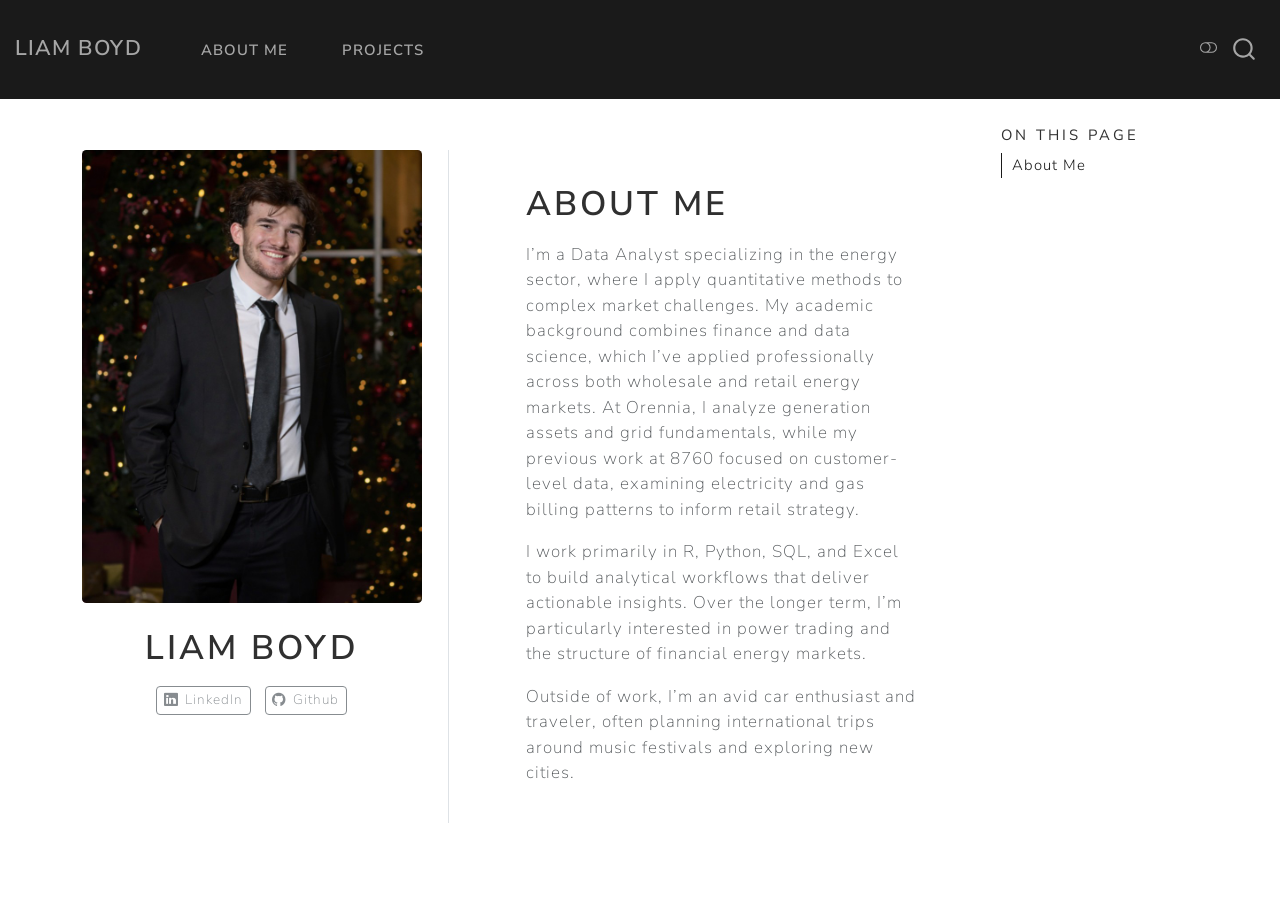
<file: docs/about.html>
<!DOCTYPE html>
<html xmlns="http://www.w3.org/1999/xhtml" lang="en" xml:lang="en"><head>

<meta charset="utf-8">
<meta name="generator" content="quarto-1.3.353">

<meta name="viewport" content="width=device-width, initial-scale=1.0, user-scalable=yes">


<title>Liam Boyd</title>
<style>
code{white-space: pre-wrap;}
span.smallcaps{font-variant: small-caps;}
div.columns{display: flex; gap: min(4vw, 1.5em);}
div.column{flex: auto; overflow-x: auto;}
div.hanging-indent{margin-left: 1.5em; text-indent: -1.5em;}
ul.task-list{list-style: none;}
ul.task-list li input[type="checkbox"] {
  width: 0.8em;
  margin: 0 0.8em 0.2em -1em; /* quarto-specific, see https://github.com/quarto-dev/quarto-cli/issues/4556 */ 
  vertical-align: middle;
}
</style>


<script src="site_libs/quarto-nav/quarto-nav.js"></script>
<script src="site_libs/quarto-nav/headroom.min.js"></script>
<script src="site_libs/clipboard/clipboard.min.js"></script>
<script src="site_libs/quarto-search/autocomplete.umd.js"></script>
<script src="site_libs/quarto-search/fuse.min.js"></script>
<script src="site_libs/quarto-search/quarto-search.js"></script>
<meta name="quarto:offset" content="./">
<script src="site_libs/quarto-html/quarto.js"></script>
<script src="site_libs/quarto-html/popper.min.js"></script>
<script src="site_libs/quarto-html/tippy.umd.min.js"></script>
<link href="site_libs/quarto-html/tippy.css" rel="stylesheet">
<link href="site_libs/quarto-html/quarto-syntax-highlighting.css" rel="stylesheet" class="quarto-color-scheme" id="quarto-text-highlighting-styles">
<link href="site_libs/quarto-html/quarto-syntax-highlighting-dark.css" rel="prefetch" class="quarto-color-scheme quarto-color-alternate" id="quarto-text-highlighting-styles">
<script src="site_libs/bootstrap/bootstrap.min.js"></script>
<link href="site_libs/bootstrap/bootstrap-icons.css" rel="stylesheet">
<link href="site_libs/bootstrap/bootstrap.min.css" rel="stylesheet" class="quarto-color-scheme" id="quarto-bootstrap" data-mode="light">
<link href="site_libs/bootstrap/bootstrap-dark.min.css" rel="prefetch" class="quarto-color-scheme quarto-color-alternate" id="quarto-bootstrap" data-mode="dark">
<script id="quarto-search-options" type="application/json">{
  "location": "navbar",
  "copy-button": false,
  "collapse-after": 3,
  "panel-placement": "end",
  "type": "overlay",
  "limit": 20,
  "language": {
    "search-no-results-text": "No results",
    "search-matching-documents-text": "matching documents",
    "search-copy-link-title": "Copy link to search",
    "search-hide-matches-text": "Hide additional matches",
    "search-more-match-text": "more match in this document",
    "search-more-matches-text": "more matches in this document",
    "search-clear-button-title": "Clear",
    "search-detached-cancel-button-title": "Cancel",
    "search-submit-button-title": "Submit"
  }
}</script>


<link rel="stylesheet" href="styles.css">
</head>

<body class="nav-fixed">

<div id="quarto-search-results"></div>
  <header id="quarto-header" class="headroom fixed-top">
    <nav class="navbar navbar-expand-lg navbar-dark ">
      <div class="navbar-container container-fluid">
      <div class="navbar-brand-container">
    <a class="navbar-brand" href="./index.html">
    <span class="navbar-title">Liam Boyd</span>
    </a>
  </div>
            <div id="quarto-search" class="" title="Search"></div>
          <button class="navbar-toggler" type="button" data-bs-toggle="collapse" data-bs-target="#navbarCollapse" aria-controls="navbarCollapse" aria-expanded="false" aria-label="Toggle navigation" onclick="if (window.quartoToggleHeadroom) { window.quartoToggleHeadroom(); }">
  <span class="navbar-toggler-icon"></span>
</button>
          <div class="collapse navbar-collapse" id="navbarCollapse">
            <ul class="navbar-nav navbar-nav-scroll me-auto">
  <li class="nav-item">
    <a class="nav-link active" href="./about.html" rel="" target="" aria-current="page">
 <span class="menu-text">About Me</span></a>
  </li>  
  <li class="nav-item">
    <a class="nav-link" href="./projects.html" rel="" target="">
 <span class="menu-text">Projects</span></a>
  </li>  
</ul>
            <div class="quarto-navbar-tools ms-auto">
  <a href="" class="quarto-color-scheme-toggle quarto-navigation-tool  px-1" onclick="window.quartoToggleColorScheme(); return false;" title="Toggle dark mode"><i class="bi"></i></a>
</div>
          </div> <!-- /navcollapse -->
      </div> <!-- /container-fluid -->
    </nav>
</header>
<!-- content -->
<div id="quarto-content" class="quarto-container page-columns page-rows-contents page-layout-full page-navbar">
<!-- sidebar -->
<!-- margin-sidebar -->
    <div id="quarto-margin-sidebar" class="sidebar margin-sidebar">
        <nav id="TOC" role="doc-toc" class="toc-active">
    <h2 id="toc-title">On this page</h2>
  <ul>
  <li><a href="#about-me" id="toc-about-me" class="nav-link active" data-scroll-target="#about-me">About Me</a></li>
  </ul>
</nav>
    </div>
<!-- main -->
<div class="quarto-about-trestles column-page-left">
  <div class="about-entity">
    <img src="images/my-picture.jpg" class="about-image
  rounded " style="width: 20em;">
<header id="title-block-header" class="quarto-title-block default">
<div class="quarto-title">
<h1 class="title">Liam Boyd</h1>
</div>
<div class="quarto-title-meta">
  </div>
</header>
    <div class="about-links">
  <a href="https://www.linkedin.com/in/liam-boyd-138514209/" class="about-link" rel="" target="">
    <i class="bi bi-linkedin"></i>
     <span class="about-link-text">LinkedIn</span>
  </a>
  <a href="https://github.com/LBoyd02" class="about-link" rel="" target="">
    <i class="bi bi-github"></i>
     <span class="about-link-text">Github</span>
  </a>
</div>
  </div>
  <div class="about-contents"><main class="content column-page-left" id="quarto-document-content">

<section id="about-me" class="level1">
<h1>About Me</h1>
<p>I’m a Data Analyst specializing in the energy sector, where I apply quantitative methods to complex market challenges. My academic background combines finance and data science, which I’ve applied professionally across both wholesale and retail energy markets. At Orennia, I analyze generation assets and grid fundamentals, while my previous work at 8760 focused on customer-level data, examining electricity and gas billing patterns to inform retail strategy.</p>
<p>I work primarily in R, Python, SQL, and Excel to build analytical workflows that deliver actionable insights. Over the longer term, I’m particularly interested in power trading and the structure of financial energy markets.</p>
<p>Outside of work, I’m an avid car enthusiast and traveler, often planning international trips around music festivals and exploring new cities.</p>


</section>
</main></div>
</div>
 <!-- /main -->
<script id="quarto-html-after-body" type="application/javascript">
window.document.addEventListener("DOMContentLoaded", function (event) {
  const toggleBodyColorMode = (bsSheetEl) => {
    const mode = bsSheetEl.getAttribute("data-mode");
    const bodyEl = window.document.querySelector("body");
    if (mode === "dark") {
      bodyEl.classList.add("quarto-dark");
      bodyEl.classList.remove("quarto-light");
    } else {
      bodyEl.classList.add("quarto-light");
      bodyEl.classList.remove("quarto-dark");
    }
  }
  const toggleBodyColorPrimary = () => {
    const bsSheetEl = window.document.querySelector("link#quarto-bootstrap");
    if (bsSheetEl) {
      toggleBodyColorMode(bsSheetEl);
    }
  }
  toggleBodyColorPrimary();  
  const disableStylesheet = (stylesheets) => {
    for (let i=0; i < stylesheets.length; i++) {
      const stylesheet = stylesheets[i];
      stylesheet.rel = 'prefetch';
    }
  }
  const enableStylesheet = (stylesheets) => {
    for (let i=0; i < stylesheets.length; i++) {
      const stylesheet = stylesheets[i];
      stylesheet.rel = 'stylesheet';
    }
  }
  const manageTransitions = (selector, allowTransitions) => {
    const els = window.document.querySelectorAll(selector);
    for (let i=0; i < els.length; i++) {
      const el = els[i];
      if (allowTransitions) {
        el.classList.remove('notransition');
      } else {
        el.classList.add('notransition');
      }
    }
  }
  const toggleColorMode = (alternate) => {
    // Switch the stylesheets
    const alternateStylesheets = window.document.querySelectorAll('link.quarto-color-scheme.quarto-color-alternate');
    manageTransitions('#quarto-margin-sidebar .nav-link', false);
    if (alternate) {
      enableStylesheet(alternateStylesheets);
      for (const sheetNode of alternateStylesheets) {
        if (sheetNode.id === "quarto-bootstrap") {
          toggleBodyColorMode(sheetNode);
        }
      }
    } else {
      disableStylesheet(alternateStylesheets);
      toggleBodyColorPrimary();
    }
    manageTransitions('#quarto-margin-sidebar .nav-link', true);
    // Switch the toggles
    const toggles = window.document.querySelectorAll('.quarto-color-scheme-toggle');
    for (let i=0; i < toggles.length; i++) {
      const toggle = toggles[i];
      if (toggle) {
        if (alternate) {
          toggle.classList.add("alternate");     
        } else {
          toggle.classList.remove("alternate");
        }
      }
    }
    // Hack to workaround the fact that safari doesn't
    // properly recolor the scrollbar when toggling (#1455)
    if (navigator.userAgent.indexOf('Safari') > 0 && navigator.userAgent.indexOf('Chrome') == -1) {
      manageTransitions("body", false);
      window.scrollTo(0, 1);
      setTimeout(() => {
        window.scrollTo(0, 0);
        manageTransitions("body", true);
      }, 40);  
    }
  }
  const isFileUrl = () => { 
    return window.location.protocol === 'file:';
  }
  const hasAlternateSentinel = () => {  
    let styleSentinel = getColorSchemeSentinel();
    if (styleSentinel !== null) {
      return styleSentinel === "alternate";
    } else {
      return false;
    }
  }
  const setStyleSentinel = (alternate) => {
    const value = alternate ? "alternate" : "default";
    if (!isFileUrl()) {
      window.localStorage.setItem("quarto-color-scheme", value);
    } else {
      localAlternateSentinel = value;
    }
  }
  const getColorSchemeSentinel = () => {
    if (!isFileUrl()) {
      const storageValue = window.localStorage.getItem("quarto-color-scheme");
      return storageValue != null ? storageValue : localAlternateSentinel;
    } else {
      return localAlternateSentinel;
    }
  }
  let localAlternateSentinel = 'default';
  // Dark / light mode switch
  window.quartoToggleColorScheme = () => {
    // Read the current dark / light value 
    let toAlternate = !hasAlternateSentinel();
    toggleColorMode(toAlternate);
    setStyleSentinel(toAlternate);
  };
  // Ensure there is a toggle, if there isn't float one in the top right
  if (window.document.querySelector('.quarto-color-scheme-toggle') === null) {
    const a = window.document.createElement('a');
    a.classList.add('top-right');
    a.classList.add('quarto-color-scheme-toggle');
    a.href = "";
    a.onclick = function() { try { window.quartoToggleColorScheme(); } catch {} return false; };
    const i = window.document.createElement("i");
    i.classList.add('bi');
    a.appendChild(i);
    window.document.body.appendChild(a);
  }
  // Switch to dark mode if need be
  if (hasAlternateSentinel()) {
    toggleColorMode(true);
  } else {
    toggleColorMode(false);
  }
  const isCodeAnnotation = (el) => {
    for (const clz of el.classList) {
      if (clz.startsWith('code-annotation-')) {                     
        return true;
      }
    }
    return false;
  }
  const clipboard = new window.ClipboardJS('.code-copy-button', {
    text: function(trigger) {
      const codeEl = trigger.previousElementSibling.cloneNode(true);
      for (const childEl of codeEl.children) {
        if (isCodeAnnotation(childEl)) {
          childEl.remove();
        }
      }
      return codeEl.innerText;
    }
  });
  clipboard.on('success', function(e) {
    // button target
    const button = e.trigger;
    // don't keep focus
    button.blur();
    // flash "checked"
    button.classList.add('code-copy-button-checked');
    var currentTitle = button.getAttribute("title");
    button.setAttribute("title", "Copied!");
    let tooltip;
    if (window.bootstrap) {
      button.setAttribute("data-bs-toggle", "tooltip");
      button.setAttribute("data-bs-placement", "left");
      button.setAttribute("data-bs-title", "Copied!");
      tooltip = new bootstrap.Tooltip(button, 
        { trigger: "manual", 
          customClass: "code-copy-button-tooltip",
          offset: [0, -8]});
      tooltip.show();    
    }
    setTimeout(function() {
      if (tooltip) {
        tooltip.hide();
        button.removeAttribute("data-bs-title");
        button.removeAttribute("data-bs-toggle");
        button.removeAttribute("data-bs-placement");
      }
      button.setAttribute("title", currentTitle);
      button.classList.remove('code-copy-button-checked');
    }, 1000);
    // clear code selection
    e.clearSelection();
  });
  function tippyHover(el, contentFn) {
    const config = {
      allowHTML: true,
      content: contentFn,
      maxWidth: 500,
      delay: 100,
      arrow: false,
      appendTo: function(el) {
          return el.parentElement;
      },
      interactive: true,
      interactiveBorder: 10,
      theme: 'quarto',
      placement: 'bottom-start'
    };
    window.tippy(el, config); 
  }
  const noterefs = window.document.querySelectorAll('a[role="doc-noteref"]');
  for (var i=0; i<noterefs.length; i++) {
    const ref = noterefs[i];
    tippyHover(ref, function() {
      // use id or data attribute instead here
      let href = ref.getAttribute('data-footnote-href') || ref.getAttribute('href');
      try { href = new URL(href).hash; } catch {}
      const id = href.replace(/^#\/?/, "");
      const note = window.document.getElementById(id);
      return note.innerHTML;
    });
  }
      let selectedAnnoteEl;
      const selectorForAnnotation = ( cell, annotation) => {
        let cellAttr = 'data-code-cell="' + cell + '"';
        let lineAttr = 'data-code-annotation="' +  annotation + '"';
        const selector = 'span[' + cellAttr + '][' + lineAttr + ']';
        return selector;
      }
      const selectCodeLines = (annoteEl) => {
        const doc = window.document;
        const targetCell = annoteEl.getAttribute("data-target-cell");
        const targetAnnotation = annoteEl.getAttribute("data-target-annotation");
        const annoteSpan = window.document.querySelector(selectorForAnnotation(targetCell, targetAnnotation));
        const lines = annoteSpan.getAttribute("data-code-lines").split(",");
        const lineIds = lines.map((line) => {
          return targetCell + "-" + line;
        })
        let top = null;
        let height = null;
        let parent = null;
        if (lineIds.length > 0) {
            //compute the position of the single el (top and bottom and make a div)
            const el = window.document.getElementById(lineIds[0]);
            top = el.offsetTop;
            height = el.offsetHeight;
            parent = el.parentElement.parentElement;
          if (lineIds.length > 1) {
            const lastEl = window.document.getElementById(lineIds[lineIds.length - 1]);
            const bottom = lastEl.offsetTop + lastEl.offsetHeight;
            height = bottom - top;
          }
          if (top !== null && height !== null && parent !== null) {
            // cook up a div (if necessary) and position it 
            let div = window.document.getElementById("code-annotation-line-highlight");
            if (div === null) {
              div = window.document.createElement("div");
              div.setAttribute("id", "code-annotation-line-highlight");
              div.style.position = 'absolute';
              parent.appendChild(div);
            }
            div.style.top = top - 2 + "px";
            div.style.height = height + 4 + "px";
            let gutterDiv = window.document.getElementById("code-annotation-line-highlight-gutter");
            if (gutterDiv === null) {
              gutterDiv = window.document.createElement("div");
              gutterDiv.setAttribute("id", "code-annotation-line-highlight-gutter");
              gutterDiv.style.position = 'absolute';
              const codeCell = window.document.getElementById(targetCell);
              const gutter = codeCell.querySelector('.code-annotation-gutter');
              gutter.appendChild(gutterDiv);
            }
            gutterDiv.style.top = top - 2 + "px";
            gutterDiv.style.height = height + 4 + "px";
          }
          selectedAnnoteEl = annoteEl;
        }
      };
      const unselectCodeLines = () => {
        const elementsIds = ["code-annotation-line-highlight", "code-annotation-line-highlight-gutter"];
        elementsIds.forEach((elId) => {
          const div = window.document.getElementById(elId);
          if (div) {
            div.remove();
          }
        });
        selectedAnnoteEl = undefined;
      };
      // Attach click handler to the DT
      const annoteDls = window.document.querySelectorAll('dt[data-target-cell]');
      for (const annoteDlNode of annoteDls) {
        annoteDlNode.addEventListener('click', (event) => {
          const clickedEl = event.target;
          if (clickedEl !== selectedAnnoteEl) {
            unselectCodeLines();
            const activeEl = window.document.querySelector('dt[data-target-cell].code-annotation-active');
            if (activeEl) {
              activeEl.classList.remove('code-annotation-active');
            }
            selectCodeLines(clickedEl);
            clickedEl.classList.add('code-annotation-active');
          } else {
            // Unselect the line
            unselectCodeLines();
            clickedEl.classList.remove('code-annotation-active');
          }
        });
      }
  const findCites = (el) => {
    const parentEl = el.parentElement;
    if (parentEl) {
      const cites = parentEl.dataset.cites;
      if (cites) {
        return {
          el,
          cites: cites.split(' ')
        };
      } else {
        return findCites(el.parentElement)
      }
    } else {
      return undefined;
    }
  };
  var bibliorefs = window.document.querySelectorAll('a[role="doc-biblioref"]');
  for (var i=0; i<bibliorefs.length; i++) {
    const ref = bibliorefs[i];
    const citeInfo = findCites(ref);
    if (citeInfo) {
      tippyHover(citeInfo.el, function() {
        var popup = window.document.createElement('div');
        citeInfo.cites.forEach(function(cite) {
          var citeDiv = window.document.createElement('div');
          citeDiv.classList.add('hanging-indent');
          citeDiv.classList.add('csl-entry');
          var biblioDiv = window.document.getElementById('ref-' + cite);
          if (biblioDiv) {
            citeDiv.innerHTML = biblioDiv.innerHTML;
          }
          popup.appendChild(citeDiv);
        });
        return popup.innerHTML;
      });
    }
  }
});
</script>
</div> <!-- /content -->



</body></html>
</file>
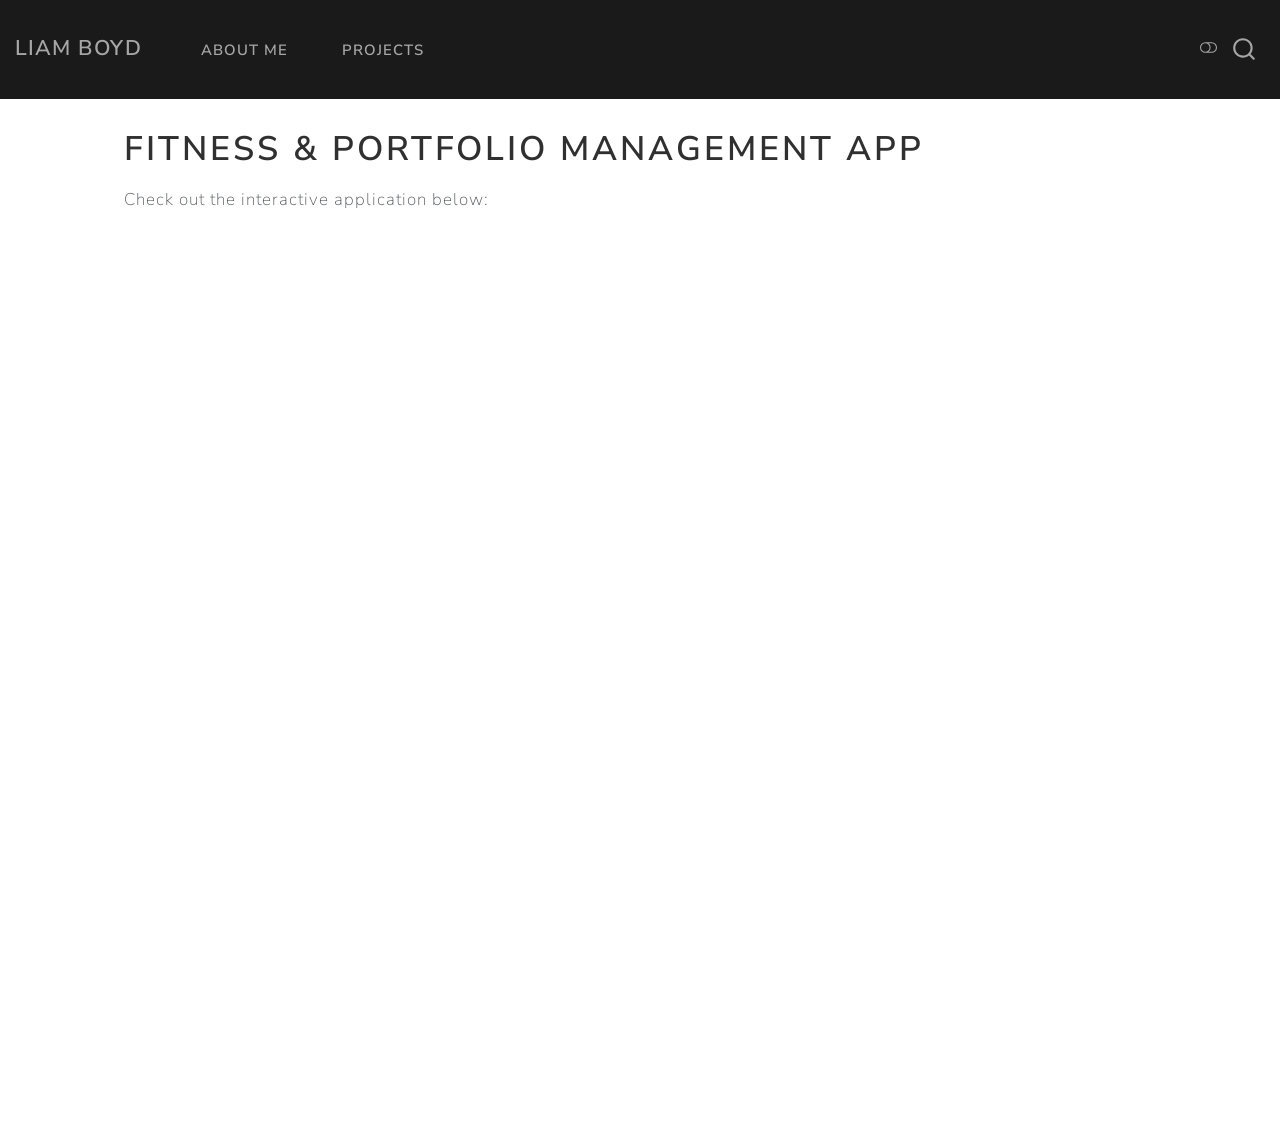
<file: docs/posts/bond-risk-app.html>
<!DOCTYPE html>
<html xmlns="http://www.w3.org/1999/xhtml" lang="en" xml:lang="en"><head>

<meta charset="utf-8">
<meta name="generator" content="quarto-1.3.353">

<meta name="viewport" content="width=device-width, initial-scale=1.0, user-scalable=yes">


<title>Liam Boyd - Fitness &amp; Portfolio Management App</title>
<style>
code{white-space: pre-wrap;}
span.smallcaps{font-variant: small-caps;}
div.columns{display: flex; gap: min(4vw, 1.5em);}
div.column{flex: auto; overflow-x: auto;}
div.hanging-indent{margin-left: 1.5em; text-indent: -1.5em;}
ul.task-list{list-style: none;}
ul.task-list li input[type="checkbox"] {
  width: 0.8em;
  margin: 0 0.8em 0.2em -1em; /* quarto-specific, see https://github.com/quarto-dev/quarto-cli/issues/4556 */ 
  vertical-align: middle;
}
</style>


<script src="../site_libs/quarto-nav/quarto-nav.js"></script>
<script src="../site_libs/quarto-nav/headroom.min.js"></script>
<script src="../site_libs/clipboard/clipboard.min.js"></script>
<script src="../site_libs/quarto-search/autocomplete.umd.js"></script>
<script src="../site_libs/quarto-search/fuse.min.js"></script>
<script src="../site_libs/quarto-search/quarto-search.js"></script>
<meta name="quarto:offset" content="../">
<script src="../site_libs/quarto-html/quarto.js"></script>
<script src="../site_libs/quarto-html/popper.min.js"></script>
<script src="../site_libs/quarto-html/tippy.umd.min.js"></script>
<script src="../site_libs/quarto-html/anchor.min.js"></script>
<link href="../site_libs/quarto-html/tippy.css" rel="stylesheet">
<link href="../site_libs/quarto-html/quarto-syntax-highlighting.css" rel="stylesheet" class="quarto-color-scheme" id="quarto-text-highlighting-styles">
<link href="../site_libs/quarto-html/quarto-syntax-highlighting-dark.css" rel="prefetch" class="quarto-color-scheme quarto-color-alternate" id="quarto-text-highlighting-styles">
<script src="../site_libs/bootstrap/bootstrap.min.js"></script>
<link href="../site_libs/bootstrap/bootstrap-icons.css" rel="stylesheet">
<link href="../site_libs/bootstrap/bootstrap.min.css" rel="stylesheet" class="quarto-color-scheme" id="quarto-bootstrap" data-mode="light">
<link href="../site_libs/bootstrap/bootstrap-dark.min.css" rel="prefetch" class="quarto-color-scheme quarto-color-alternate" id="quarto-bootstrap" data-mode="dark">
<script id="quarto-search-options" type="application/json">{
  "location": "navbar",
  "copy-button": false,
  "collapse-after": 3,
  "panel-placement": "end",
  "type": "overlay",
  "limit": 20,
  "language": {
    "search-no-results-text": "No results",
    "search-matching-documents-text": "matching documents",
    "search-copy-link-title": "Copy link to search",
    "search-hide-matches-text": "Hide additional matches",
    "search-more-match-text": "more match in this document",
    "search-more-matches-text": "more matches in this document",
    "search-clear-button-title": "Clear",
    "search-detached-cancel-button-title": "Cancel",
    "search-submit-button-title": "Submit"
  }
}</script>


<link rel="stylesheet" href="../styles.css">
</head>

<body class="nav-fixed">

<div id="quarto-search-results"></div>
  <header id="quarto-header" class="headroom fixed-top">
    <nav class="navbar navbar-expand-lg navbar-dark ">
      <div class="navbar-container container-fluid">
      <div class="navbar-brand-container">
    <a class="navbar-brand" href="../index.html">
    <span class="navbar-title">Liam Boyd</span>
    </a>
  </div>
            <div id="quarto-search" class="" title="Search"></div>
          <button class="navbar-toggler" type="button" data-bs-toggle="collapse" data-bs-target="#navbarCollapse" aria-controls="navbarCollapse" aria-expanded="false" aria-label="Toggle navigation" onclick="if (window.quartoToggleHeadroom) { window.quartoToggleHeadroom(); }">
  <span class="navbar-toggler-icon"></span>
</button>
          <div class="collapse navbar-collapse" id="navbarCollapse">
            <ul class="navbar-nav navbar-nav-scroll me-auto">
  <li class="nav-item">
    <a class="nav-link" href="../about.html" rel="" target="">
 <span class="menu-text">About Me</span></a>
  </li>  
  <li class="nav-item">
    <a class="nav-link" href="../projects.html" rel="" target="">
 <span class="menu-text">Projects</span></a>
  </li>  
</ul>
            <div class="quarto-navbar-tools ms-auto">
  <a href="" class="quarto-color-scheme-toggle quarto-navigation-tool  px-1" onclick="window.quartoToggleColorScheme(); return false;" title="Toggle dark mode"><i class="bi"></i></a>
</div>
          </div> <!-- /navcollapse -->
      </div> <!-- /container-fluid -->
    </nav>
</header>
<!-- content -->
<div id="quarto-content" class="quarto-container page-columns page-rows-contents page-layout-full page-navbar">
<!-- sidebar -->
<!-- margin-sidebar -->
    <div id="quarto-margin-sidebar" class="sidebar margin-sidebar zindex-bottom">
        
    </div>
<!-- main -->
<main class="content column-page" id="quarto-document-content">

<header id="title-block-header" class="quarto-title-block default">
<div class="quarto-title">
<h1 class="title">Fitness &amp; Portfolio Management App</h1>
</div>



<div class="quarto-title-meta">

    
  
    
  </div>
  

</header>

<p>Check out the interactive application below:</p>
<iframe src="https://lboyd02.shinyapps.io/Bond-Risk-App/" width="100%" height="800px" style="border:none;">
</iframe>



</main> <!-- /main -->
<script id="quarto-html-after-body" type="application/javascript">
window.document.addEventListener("DOMContentLoaded", function (event) {
  const toggleBodyColorMode = (bsSheetEl) => {
    const mode = bsSheetEl.getAttribute("data-mode");
    const bodyEl = window.document.querySelector("body");
    if (mode === "dark") {
      bodyEl.classList.add("quarto-dark");
      bodyEl.classList.remove("quarto-light");
    } else {
      bodyEl.classList.add("quarto-light");
      bodyEl.classList.remove("quarto-dark");
    }
  }
  const toggleBodyColorPrimary = () => {
    const bsSheetEl = window.document.querySelector("link#quarto-bootstrap");
    if (bsSheetEl) {
      toggleBodyColorMode(bsSheetEl);
    }
  }
  toggleBodyColorPrimary();  
  const disableStylesheet = (stylesheets) => {
    for (let i=0; i < stylesheets.length; i++) {
      const stylesheet = stylesheets[i];
      stylesheet.rel = 'prefetch';
    }
  }
  const enableStylesheet = (stylesheets) => {
    for (let i=0; i < stylesheets.length; i++) {
      const stylesheet = stylesheets[i];
      stylesheet.rel = 'stylesheet';
    }
  }
  const manageTransitions = (selector, allowTransitions) => {
    const els = window.document.querySelectorAll(selector);
    for (let i=0; i < els.length; i++) {
      const el = els[i];
      if (allowTransitions) {
        el.classList.remove('notransition');
      } else {
        el.classList.add('notransition');
      }
    }
  }
  const toggleColorMode = (alternate) => {
    // Switch the stylesheets
    const alternateStylesheets = window.document.querySelectorAll('link.quarto-color-scheme.quarto-color-alternate');
    manageTransitions('#quarto-margin-sidebar .nav-link', false);
    if (alternate) {
      enableStylesheet(alternateStylesheets);
      for (const sheetNode of alternateStylesheets) {
        if (sheetNode.id === "quarto-bootstrap") {
          toggleBodyColorMode(sheetNode);
        }
      }
    } else {
      disableStylesheet(alternateStylesheets);
      toggleBodyColorPrimary();
    }
    manageTransitions('#quarto-margin-sidebar .nav-link', true);
    // Switch the toggles
    const toggles = window.document.querySelectorAll('.quarto-color-scheme-toggle');
    for (let i=0; i < toggles.length; i++) {
      const toggle = toggles[i];
      if (toggle) {
        if (alternate) {
          toggle.classList.add("alternate");     
        } else {
          toggle.classList.remove("alternate");
        }
      }
    }
    // Hack to workaround the fact that safari doesn't
    // properly recolor the scrollbar when toggling (#1455)
    if (navigator.userAgent.indexOf('Safari') > 0 && navigator.userAgent.indexOf('Chrome') == -1) {
      manageTransitions("body", false);
      window.scrollTo(0, 1);
      setTimeout(() => {
        window.scrollTo(0, 0);
        manageTransitions("body", true);
      }, 40);  
    }
  }
  const isFileUrl = () => { 
    return window.location.protocol === 'file:';
  }
  const hasAlternateSentinel = () => {  
    let styleSentinel = getColorSchemeSentinel();
    if (styleSentinel !== null) {
      return styleSentinel === "alternate";
    } else {
      return false;
    }
  }
  const setStyleSentinel = (alternate) => {
    const value = alternate ? "alternate" : "default";
    if (!isFileUrl()) {
      window.localStorage.setItem("quarto-color-scheme", value);
    } else {
      localAlternateSentinel = value;
    }
  }
  const getColorSchemeSentinel = () => {
    if (!isFileUrl()) {
      const storageValue = window.localStorage.getItem("quarto-color-scheme");
      return storageValue != null ? storageValue : localAlternateSentinel;
    } else {
      return localAlternateSentinel;
    }
  }
  let localAlternateSentinel = 'default';
  // Dark / light mode switch
  window.quartoToggleColorScheme = () => {
    // Read the current dark / light value 
    let toAlternate = !hasAlternateSentinel();
    toggleColorMode(toAlternate);
    setStyleSentinel(toAlternate);
  };
  // Ensure there is a toggle, if there isn't float one in the top right
  if (window.document.querySelector('.quarto-color-scheme-toggle') === null) {
    const a = window.document.createElement('a');
    a.classList.add('top-right');
    a.classList.add('quarto-color-scheme-toggle');
    a.href = "";
    a.onclick = function() { try { window.quartoToggleColorScheme(); } catch {} return false; };
    const i = window.document.createElement("i");
    i.classList.add('bi');
    a.appendChild(i);
    window.document.body.appendChild(a);
  }
  // Switch to dark mode if need be
  if (hasAlternateSentinel()) {
    toggleColorMode(true);
  } else {
    toggleColorMode(false);
  }
  const icon = "";
  const anchorJS = new window.AnchorJS();
  anchorJS.options = {
    placement: 'right',
    icon: icon
  };
  anchorJS.add('.anchored');
  const isCodeAnnotation = (el) => {
    for (const clz of el.classList) {
      if (clz.startsWith('code-annotation-')) {                     
        return true;
      }
    }
    return false;
  }
  const clipboard = new window.ClipboardJS('.code-copy-button', {
    text: function(trigger) {
      const codeEl = trigger.previousElementSibling.cloneNode(true);
      for (const childEl of codeEl.children) {
        if (isCodeAnnotation(childEl)) {
          childEl.remove();
        }
      }
      return codeEl.innerText;
    }
  });
  clipboard.on('success', function(e) {
    // button target
    const button = e.trigger;
    // don't keep focus
    button.blur();
    // flash "checked"
    button.classList.add('code-copy-button-checked');
    var currentTitle = button.getAttribute("title");
    button.setAttribute("title", "Copied!");
    let tooltip;
    if (window.bootstrap) {
      button.setAttribute("data-bs-toggle", "tooltip");
      button.setAttribute("data-bs-placement", "left");
      button.setAttribute("data-bs-title", "Copied!");
      tooltip = new bootstrap.Tooltip(button, 
        { trigger: "manual", 
          customClass: "code-copy-button-tooltip",
          offset: [0, -8]});
      tooltip.show();    
    }
    setTimeout(function() {
      if (tooltip) {
        tooltip.hide();
        button.removeAttribute("data-bs-title");
        button.removeAttribute("data-bs-toggle");
        button.removeAttribute("data-bs-placement");
      }
      button.setAttribute("title", currentTitle);
      button.classList.remove('code-copy-button-checked');
    }, 1000);
    // clear code selection
    e.clearSelection();
  });
  function tippyHover(el, contentFn) {
    const config = {
      allowHTML: true,
      content: contentFn,
      maxWidth: 500,
      delay: 100,
      arrow: false,
      appendTo: function(el) {
          return el.parentElement;
      },
      interactive: true,
      interactiveBorder: 10,
      theme: 'quarto',
      placement: 'bottom-start'
    };
    window.tippy(el, config); 
  }
  const noterefs = window.document.querySelectorAll('a[role="doc-noteref"]');
  for (var i=0; i<noterefs.length; i++) {
    const ref = noterefs[i];
    tippyHover(ref, function() {
      // use id or data attribute instead here
      let href = ref.getAttribute('data-footnote-href') || ref.getAttribute('href');
      try { href = new URL(href).hash; } catch {}
      const id = href.replace(/^#\/?/, "");
      const note = window.document.getElementById(id);
      return note.innerHTML;
    });
  }
      let selectedAnnoteEl;
      const selectorForAnnotation = ( cell, annotation) => {
        let cellAttr = 'data-code-cell="' + cell + '"';
        let lineAttr = 'data-code-annotation="' +  annotation + '"';
        const selector = 'span[' + cellAttr + '][' + lineAttr + ']';
        return selector;
      }
      const selectCodeLines = (annoteEl) => {
        const doc = window.document;
        const targetCell = annoteEl.getAttribute("data-target-cell");
        const targetAnnotation = annoteEl.getAttribute("data-target-annotation");
        const annoteSpan = window.document.querySelector(selectorForAnnotation(targetCell, targetAnnotation));
        const lines = annoteSpan.getAttribute("data-code-lines").split(",");
        const lineIds = lines.map((line) => {
          return targetCell + "-" + line;
        })
        let top = null;
        let height = null;
        let parent = null;
        if (lineIds.length > 0) {
            //compute the position of the single el (top and bottom and make a div)
            const el = window.document.getElementById(lineIds[0]);
            top = el.offsetTop;
            height = el.offsetHeight;
            parent = el.parentElement.parentElement;
          if (lineIds.length > 1) {
            const lastEl = window.document.getElementById(lineIds[lineIds.length - 1]);
            const bottom = lastEl.offsetTop + lastEl.offsetHeight;
            height = bottom - top;
          }
          if (top !== null && height !== null && parent !== null) {
            // cook up a div (if necessary) and position it 
            let div = window.document.getElementById("code-annotation-line-highlight");
            if (div === null) {
              div = window.document.createElement("div");
              div.setAttribute("id", "code-annotation-line-highlight");
              div.style.position = 'absolute';
              parent.appendChild(div);
            }
            div.style.top = top - 2 + "px";
            div.style.height = height + 4 + "px";
            let gutterDiv = window.document.getElementById("code-annotation-line-highlight-gutter");
            if (gutterDiv === null) {
              gutterDiv = window.document.createElement("div");
              gutterDiv.setAttribute("id", "code-annotation-line-highlight-gutter");
              gutterDiv.style.position = 'absolute';
              const codeCell = window.document.getElementById(targetCell);
              const gutter = codeCell.querySelector('.code-annotation-gutter');
              gutter.appendChild(gutterDiv);
            }
            gutterDiv.style.top = top - 2 + "px";
            gutterDiv.style.height = height + 4 + "px";
          }
          selectedAnnoteEl = annoteEl;
        }
      };
      const unselectCodeLines = () => {
        const elementsIds = ["code-annotation-line-highlight", "code-annotation-line-highlight-gutter"];
        elementsIds.forEach((elId) => {
          const div = window.document.getElementById(elId);
          if (div) {
            div.remove();
          }
        });
        selectedAnnoteEl = undefined;
      };
      // Attach click handler to the DT
      const annoteDls = window.document.querySelectorAll('dt[data-target-cell]');
      for (const annoteDlNode of annoteDls) {
        annoteDlNode.addEventListener('click', (event) => {
          const clickedEl = event.target;
          if (clickedEl !== selectedAnnoteEl) {
            unselectCodeLines();
            const activeEl = window.document.querySelector('dt[data-target-cell].code-annotation-active');
            if (activeEl) {
              activeEl.classList.remove('code-annotation-active');
            }
            selectCodeLines(clickedEl);
            clickedEl.classList.add('code-annotation-active');
          } else {
            // Unselect the line
            unselectCodeLines();
            clickedEl.classList.remove('code-annotation-active');
          }
        });
      }
  const findCites = (el) => {
    const parentEl = el.parentElement;
    if (parentEl) {
      const cites = parentEl.dataset.cites;
      if (cites) {
        return {
          el,
          cites: cites.split(' ')
        };
      } else {
        return findCites(el.parentElement)
      }
    } else {
      return undefined;
    }
  };
  var bibliorefs = window.document.querySelectorAll('a[role="doc-biblioref"]');
  for (var i=0; i<bibliorefs.length; i++) {
    const ref = bibliorefs[i];
    const citeInfo = findCites(ref);
    if (citeInfo) {
      tippyHover(citeInfo.el, function() {
        var popup = window.document.createElement('div');
        citeInfo.cites.forEach(function(cite) {
          var citeDiv = window.document.createElement('div');
          citeDiv.classList.add('hanging-indent');
          citeDiv.classList.add('csl-entry');
          var biblioDiv = window.document.getElementById('ref-' + cite);
          if (biblioDiv) {
            citeDiv.innerHTML = biblioDiv.innerHTML;
          }
          popup.appendChild(citeDiv);
        });
        return popup.innerHTML;
      });
    }
  }
});
</script>
</div> <!-- /content -->



</body></html>
</file>
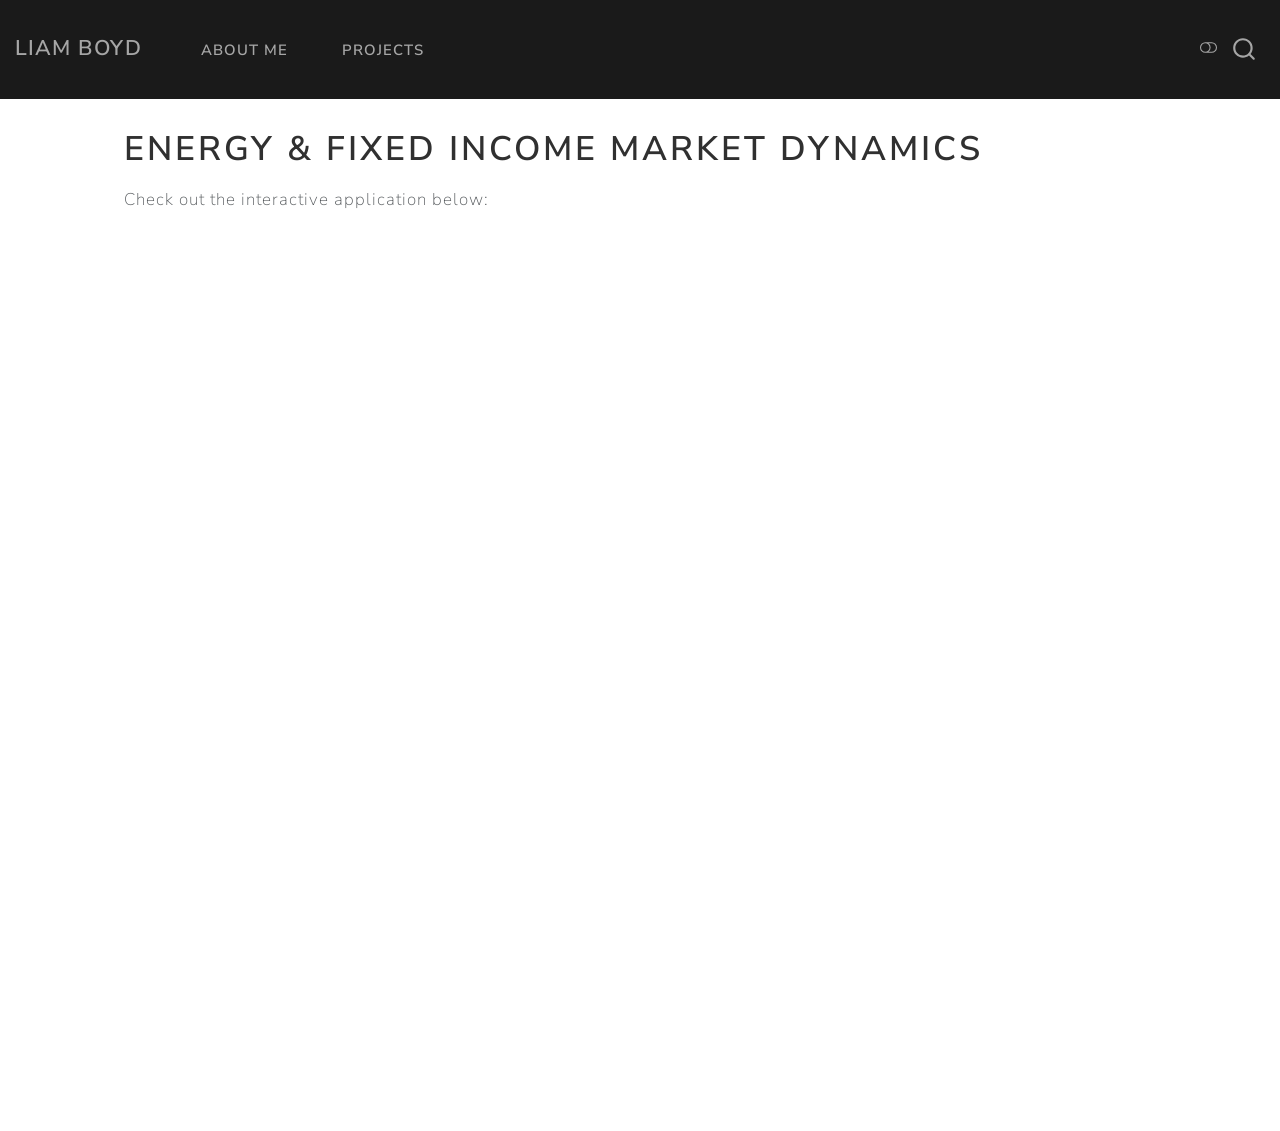
<file: docs/posts/golem-app.html>
<!DOCTYPE html>
<html xmlns="http://www.w3.org/1999/xhtml" lang="en" xml:lang="en"><head>

<meta charset="utf-8">
<meta name="generator" content="quarto-1.3.353">

<meta name="viewport" content="width=device-width, initial-scale=1.0, user-scalable=yes">


<title>Liam Boyd - Energy &amp; Fixed Income Market Dynamics</title>
<style>
code{white-space: pre-wrap;}
span.smallcaps{font-variant: small-caps;}
div.columns{display: flex; gap: min(4vw, 1.5em);}
div.column{flex: auto; overflow-x: auto;}
div.hanging-indent{margin-left: 1.5em; text-indent: -1.5em;}
ul.task-list{list-style: none;}
ul.task-list li input[type="checkbox"] {
  width: 0.8em;
  margin: 0 0.8em 0.2em -1em; /* quarto-specific, see https://github.com/quarto-dev/quarto-cli/issues/4556 */ 
  vertical-align: middle;
}
</style>


<script src="../site_libs/quarto-nav/quarto-nav.js"></script>
<script src="../site_libs/quarto-nav/headroom.min.js"></script>
<script src="../site_libs/clipboard/clipboard.min.js"></script>
<script src="../site_libs/quarto-search/autocomplete.umd.js"></script>
<script src="../site_libs/quarto-search/fuse.min.js"></script>
<script src="../site_libs/quarto-search/quarto-search.js"></script>
<meta name="quarto:offset" content="../">
<script src="../site_libs/quarto-html/quarto.js"></script>
<script src="../site_libs/quarto-html/popper.min.js"></script>
<script src="../site_libs/quarto-html/tippy.umd.min.js"></script>
<script src="../site_libs/quarto-html/anchor.min.js"></script>
<link href="../site_libs/quarto-html/tippy.css" rel="stylesheet">
<link href="../site_libs/quarto-html/quarto-syntax-highlighting.css" rel="stylesheet" class="quarto-color-scheme" id="quarto-text-highlighting-styles">
<link href="../site_libs/quarto-html/quarto-syntax-highlighting-dark.css" rel="prefetch" class="quarto-color-scheme quarto-color-alternate" id="quarto-text-highlighting-styles">
<script src="../site_libs/bootstrap/bootstrap.min.js"></script>
<link href="../site_libs/bootstrap/bootstrap-icons.css" rel="stylesheet">
<link href="../site_libs/bootstrap/bootstrap.min.css" rel="stylesheet" class="quarto-color-scheme" id="quarto-bootstrap" data-mode="light">
<link href="../site_libs/bootstrap/bootstrap-dark.min.css" rel="prefetch" class="quarto-color-scheme quarto-color-alternate" id="quarto-bootstrap" data-mode="dark">
<script id="quarto-search-options" type="application/json">{
  "location": "navbar",
  "copy-button": false,
  "collapse-after": 3,
  "panel-placement": "end",
  "type": "overlay",
  "limit": 20,
  "language": {
    "search-no-results-text": "No results",
    "search-matching-documents-text": "matching documents",
    "search-copy-link-title": "Copy link to search",
    "search-hide-matches-text": "Hide additional matches",
    "search-more-match-text": "more match in this document",
    "search-more-matches-text": "more matches in this document",
    "search-clear-button-title": "Clear",
    "search-detached-cancel-button-title": "Cancel",
    "search-submit-button-title": "Submit"
  }
}</script>


<link rel="stylesheet" href="../styles.css">
</head>

<body class="nav-fixed">

<div id="quarto-search-results"></div>
  <header id="quarto-header" class="headroom fixed-top">
    <nav class="navbar navbar-expand-lg navbar-dark ">
      <div class="navbar-container container-fluid">
      <div class="navbar-brand-container">
    <a class="navbar-brand" href="../index.html">
    <span class="navbar-title">Liam Boyd</span>
    </a>
  </div>
            <div id="quarto-search" class="" title="Search"></div>
          <button class="navbar-toggler" type="button" data-bs-toggle="collapse" data-bs-target="#navbarCollapse" aria-controls="navbarCollapse" aria-expanded="false" aria-label="Toggle navigation" onclick="if (window.quartoToggleHeadroom) { window.quartoToggleHeadroom(); }">
  <span class="navbar-toggler-icon"></span>
</button>
          <div class="collapse navbar-collapse" id="navbarCollapse">
            <ul class="navbar-nav navbar-nav-scroll me-auto">
  <li class="nav-item">
    <a class="nav-link" href="../about.html" rel="" target="">
 <span class="menu-text">About Me</span></a>
  </li>  
  <li class="nav-item">
    <a class="nav-link" href="../projects.html" rel="" target="">
 <span class="menu-text">Projects</span></a>
  </li>  
</ul>
            <div class="quarto-navbar-tools ms-auto">
  <a href="" class="quarto-color-scheme-toggle quarto-navigation-tool  px-1" onclick="window.quartoToggleColorScheme(); return false;" title="Toggle dark mode"><i class="bi"></i></a>
</div>
          </div> <!-- /navcollapse -->
      </div> <!-- /container-fluid -->
    </nav>
</header>
<!-- content -->
<div id="quarto-content" class="quarto-container page-columns page-rows-contents page-layout-full page-navbar">
<!-- sidebar -->
<!-- margin-sidebar -->
    <div id="quarto-margin-sidebar" class="sidebar margin-sidebar zindex-bottom">
        
    </div>
<!-- main -->
<main class="content column-page" id="quarto-document-content">

<header id="title-block-header" class="quarto-title-block default">
<div class="quarto-title">
<h1 class="title">Energy &amp; Fixed Income Market Dynamics</h1>
</div>



<div class="quarto-title-meta">

    
  
    
  </div>
  

</header>

<p>Check out the interactive application below:</p>
<iframe src="https://lboyd02.shinyapps.io/LB-GolemAPP/" width="100%" height="800px" style="border:none;">
</iframe>



</main> <!-- /main -->
<script id="quarto-html-after-body" type="application/javascript">
window.document.addEventListener("DOMContentLoaded", function (event) {
  const toggleBodyColorMode = (bsSheetEl) => {
    const mode = bsSheetEl.getAttribute("data-mode");
    const bodyEl = window.document.querySelector("body");
    if (mode === "dark") {
      bodyEl.classList.add("quarto-dark");
      bodyEl.classList.remove("quarto-light");
    } else {
      bodyEl.classList.add("quarto-light");
      bodyEl.classList.remove("quarto-dark");
    }
  }
  const toggleBodyColorPrimary = () => {
    const bsSheetEl = window.document.querySelector("link#quarto-bootstrap");
    if (bsSheetEl) {
      toggleBodyColorMode(bsSheetEl);
    }
  }
  toggleBodyColorPrimary();  
  const disableStylesheet = (stylesheets) => {
    for (let i=0; i < stylesheets.length; i++) {
      const stylesheet = stylesheets[i];
      stylesheet.rel = 'prefetch';
    }
  }
  const enableStylesheet = (stylesheets) => {
    for (let i=0; i < stylesheets.length; i++) {
      const stylesheet = stylesheets[i];
      stylesheet.rel = 'stylesheet';
    }
  }
  const manageTransitions = (selector, allowTransitions) => {
    const els = window.document.querySelectorAll(selector);
    for (let i=0; i < els.length; i++) {
      const el = els[i];
      if (allowTransitions) {
        el.classList.remove('notransition');
      } else {
        el.classList.add('notransition');
      }
    }
  }
  const toggleColorMode = (alternate) => {
    // Switch the stylesheets
    const alternateStylesheets = window.document.querySelectorAll('link.quarto-color-scheme.quarto-color-alternate');
    manageTransitions('#quarto-margin-sidebar .nav-link', false);
    if (alternate) {
      enableStylesheet(alternateStylesheets);
      for (const sheetNode of alternateStylesheets) {
        if (sheetNode.id === "quarto-bootstrap") {
          toggleBodyColorMode(sheetNode);
        }
      }
    } else {
      disableStylesheet(alternateStylesheets);
      toggleBodyColorPrimary();
    }
    manageTransitions('#quarto-margin-sidebar .nav-link', true);
    // Switch the toggles
    const toggles = window.document.querySelectorAll('.quarto-color-scheme-toggle');
    for (let i=0; i < toggles.length; i++) {
      const toggle = toggles[i];
      if (toggle) {
        if (alternate) {
          toggle.classList.add("alternate");     
        } else {
          toggle.classList.remove("alternate");
        }
      }
    }
    // Hack to workaround the fact that safari doesn't
    // properly recolor the scrollbar when toggling (#1455)
    if (navigator.userAgent.indexOf('Safari') > 0 && navigator.userAgent.indexOf('Chrome') == -1) {
      manageTransitions("body", false);
      window.scrollTo(0, 1);
      setTimeout(() => {
        window.scrollTo(0, 0);
        manageTransitions("body", true);
      }, 40);  
    }
  }
  const isFileUrl = () => { 
    return window.location.protocol === 'file:';
  }
  const hasAlternateSentinel = () => {  
    let styleSentinel = getColorSchemeSentinel();
    if (styleSentinel !== null) {
      return styleSentinel === "alternate";
    } else {
      return false;
    }
  }
  const setStyleSentinel = (alternate) => {
    const value = alternate ? "alternate" : "default";
    if (!isFileUrl()) {
      window.localStorage.setItem("quarto-color-scheme", value);
    } else {
      localAlternateSentinel = value;
    }
  }
  const getColorSchemeSentinel = () => {
    if (!isFileUrl()) {
      const storageValue = window.localStorage.getItem("quarto-color-scheme");
      return storageValue != null ? storageValue : localAlternateSentinel;
    } else {
      return localAlternateSentinel;
    }
  }
  let localAlternateSentinel = 'default';
  // Dark / light mode switch
  window.quartoToggleColorScheme = () => {
    // Read the current dark / light value 
    let toAlternate = !hasAlternateSentinel();
    toggleColorMode(toAlternate);
    setStyleSentinel(toAlternate);
  };
  // Ensure there is a toggle, if there isn't float one in the top right
  if (window.document.querySelector('.quarto-color-scheme-toggle') === null) {
    const a = window.document.createElement('a');
    a.classList.add('top-right');
    a.classList.add('quarto-color-scheme-toggle');
    a.href = "";
    a.onclick = function() { try { window.quartoToggleColorScheme(); } catch {} return false; };
    const i = window.document.createElement("i");
    i.classList.add('bi');
    a.appendChild(i);
    window.document.body.appendChild(a);
  }
  // Switch to dark mode if need be
  if (hasAlternateSentinel()) {
    toggleColorMode(true);
  } else {
    toggleColorMode(false);
  }
  const icon = "";
  const anchorJS = new window.AnchorJS();
  anchorJS.options = {
    placement: 'right',
    icon: icon
  };
  anchorJS.add('.anchored');
  const isCodeAnnotation = (el) => {
    for (const clz of el.classList) {
      if (clz.startsWith('code-annotation-')) {                     
        return true;
      }
    }
    return false;
  }
  const clipboard = new window.ClipboardJS('.code-copy-button', {
    text: function(trigger) {
      const codeEl = trigger.previousElementSibling.cloneNode(true);
      for (const childEl of codeEl.children) {
        if (isCodeAnnotation(childEl)) {
          childEl.remove();
        }
      }
      return codeEl.innerText;
    }
  });
  clipboard.on('success', function(e) {
    // button target
    const button = e.trigger;
    // don't keep focus
    button.blur();
    // flash "checked"
    button.classList.add('code-copy-button-checked');
    var currentTitle = button.getAttribute("title");
    button.setAttribute("title", "Copied!");
    let tooltip;
    if (window.bootstrap) {
      button.setAttribute("data-bs-toggle", "tooltip");
      button.setAttribute("data-bs-placement", "left");
      button.setAttribute("data-bs-title", "Copied!");
      tooltip = new bootstrap.Tooltip(button, 
        { trigger: "manual", 
          customClass: "code-copy-button-tooltip",
          offset: [0, -8]});
      tooltip.show();    
    }
    setTimeout(function() {
      if (tooltip) {
        tooltip.hide();
        button.removeAttribute("data-bs-title");
        button.removeAttribute("data-bs-toggle");
        button.removeAttribute("data-bs-placement");
      }
      button.setAttribute("title", currentTitle);
      button.classList.remove('code-copy-button-checked');
    }, 1000);
    // clear code selection
    e.clearSelection();
  });
  function tippyHover(el, contentFn) {
    const config = {
      allowHTML: true,
      content: contentFn,
      maxWidth: 500,
      delay: 100,
      arrow: false,
      appendTo: function(el) {
          return el.parentElement;
      },
      interactive: true,
      interactiveBorder: 10,
      theme: 'quarto',
      placement: 'bottom-start'
    };
    window.tippy(el, config); 
  }
  const noterefs = window.document.querySelectorAll('a[role="doc-noteref"]');
  for (var i=0; i<noterefs.length; i++) {
    const ref = noterefs[i];
    tippyHover(ref, function() {
      // use id or data attribute instead here
      let href = ref.getAttribute('data-footnote-href') || ref.getAttribute('href');
      try { href = new URL(href).hash; } catch {}
      const id = href.replace(/^#\/?/, "");
      const note = window.document.getElementById(id);
      return note.innerHTML;
    });
  }
      let selectedAnnoteEl;
      const selectorForAnnotation = ( cell, annotation) => {
        let cellAttr = 'data-code-cell="' + cell + '"';
        let lineAttr = 'data-code-annotation="' +  annotation + '"';
        const selector = 'span[' + cellAttr + '][' + lineAttr + ']';
        return selector;
      }
      const selectCodeLines = (annoteEl) => {
        const doc = window.document;
        const targetCell = annoteEl.getAttribute("data-target-cell");
        const targetAnnotation = annoteEl.getAttribute("data-target-annotation");
        const annoteSpan = window.document.querySelector(selectorForAnnotation(targetCell, targetAnnotation));
        const lines = annoteSpan.getAttribute("data-code-lines").split(",");
        const lineIds = lines.map((line) => {
          return targetCell + "-" + line;
        })
        let top = null;
        let height = null;
        let parent = null;
        if (lineIds.length > 0) {
            //compute the position of the single el (top and bottom and make a div)
            const el = window.document.getElementById(lineIds[0]);
            top = el.offsetTop;
            height = el.offsetHeight;
            parent = el.parentElement.parentElement;
          if (lineIds.length > 1) {
            const lastEl = window.document.getElementById(lineIds[lineIds.length - 1]);
            const bottom = lastEl.offsetTop + lastEl.offsetHeight;
            height = bottom - top;
          }
          if (top !== null && height !== null && parent !== null) {
            // cook up a div (if necessary) and position it 
            let div = window.document.getElementById("code-annotation-line-highlight");
            if (div === null) {
              div = window.document.createElement("div");
              div.setAttribute("id", "code-annotation-line-highlight");
              div.style.position = 'absolute';
              parent.appendChild(div);
            }
            div.style.top = top - 2 + "px";
            div.style.height = height + 4 + "px";
            let gutterDiv = window.document.getElementById("code-annotation-line-highlight-gutter");
            if (gutterDiv === null) {
              gutterDiv = window.document.createElement("div");
              gutterDiv.setAttribute("id", "code-annotation-line-highlight-gutter");
              gutterDiv.style.position = 'absolute';
              const codeCell = window.document.getElementById(targetCell);
              const gutter = codeCell.querySelector('.code-annotation-gutter');
              gutter.appendChild(gutterDiv);
            }
            gutterDiv.style.top = top - 2 + "px";
            gutterDiv.style.height = height + 4 + "px";
          }
          selectedAnnoteEl = annoteEl;
        }
      };
      const unselectCodeLines = () => {
        const elementsIds = ["code-annotation-line-highlight", "code-annotation-line-highlight-gutter"];
        elementsIds.forEach((elId) => {
          const div = window.document.getElementById(elId);
          if (div) {
            div.remove();
          }
        });
        selectedAnnoteEl = undefined;
      };
      // Attach click handler to the DT
      const annoteDls = window.document.querySelectorAll('dt[data-target-cell]');
      for (const annoteDlNode of annoteDls) {
        annoteDlNode.addEventListener('click', (event) => {
          const clickedEl = event.target;
          if (clickedEl !== selectedAnnoteEl) {
            unselectCodeLines();
            const activeEl = window.document.querySelector('dt[data-target-cell].code-annotation-active');
            if (activeEl) {
              activeEl.classList.remove('code-annotation-active');
            }
            selectCodeLines(clickedEl);
            clickedEl.classList.add('code-annotation-active');
          } else {
            // Unselect the line
            unselectCodeLines();
            clickedEl.classList.remove('code-annotation-active');
          }
        });
      }
  const findCites = (el) => {
    const parentEl = el.parentElement;
    if (parentEl) {
      const cites = parentEl.dataset.cites;
      if (cites) {
        return {
          el,
          cites: cites.split(' ')
        };
      } else {
        return findCites(el.parentElement)
      }
    } else {
      return undefined;
    }
  };
  var bibliorefs = window.document.querySelectorAll('a[role="doc-biblioref"]');
  for (var i=0; i<bibliorefs.length; i++) {
    const ref = bibliorefs[i];
    const citeInfo = findCites(ref);
    if (citeInfo) {
      tippyHover(citeInfo.el, function() {
        var popup = window.document.createElement('div');
        citeInfo.cites.forEach(function(cite) {
          var citeDiv = window.document.createElement('div');
          citeDiv.classList.add('hanging-indent');
          citeDiv.classList.add('csl-entry');
          var biblioDiv = window.document.getElementById('ref-' + cite);
          if (biblioDiv) {
            citeDiv.innerHTML = biblioDiv.innerHTML;
          }
          popup.appendChild(citeDiv);
        });
        return popup.innerHTML;
      });
    }
  }
});
</script>
</div> <!-- /content -->



</body></html>
</file>
<file: docs/site_libs/quarto-html/tippy.css>
.tippy-box[data-animation=fade][data-state=hidden]{opacity:0}[data-tippy-root]{max-width:calc(100vw - 10px)}.tippy-box{position:relative;background-color:#333;color:#fff;border-radius:4px;font-size:14px;line-height:1.4;white-space:normal;outline:0;transition-property:transform,visibility,opacity}.tippy-box[data-placement^=top]>.tippy-arrow{bottom:0}.tippy-box[data-placement^=top]>.tippy-arrow:before{bottom:-7px;left:0;border-width:8px 8px 0;border-top-color:initial;transform-origin:center top}.tippy-box[data-placement^=bottom]>.tippy-arrow{top:0}.tippy-box[data-placement^=bottom]>.tippy-arrow:before{top:-7px;left:0;border-width:0 8px 8px;border-bottom-color:initial;transform-origin:center bottom}.tippy-box[data-placement^=left]>.tippy-arrow{right:0}.tippy-box[data-placement^=left]>.tippy-arrow:before{border-width:8px 0 8px 8px;border-left-color:initial;right:-7px;transform-origin:center left}.tippy-box[data-placement^=right]>.tippy-arrow{left:0}.tippy-box[data-placement^=right]>.tippy-arrow:before{left:-7px;border-width:8px 8px 8px 0;border-right-color:initial;transform-origin:center right}.tippy-box[data-inertia][data-state=visible]{transition-timing-function:cubic-bezier(.54,1.5,.38,1.11)}.tippy-arrow{width:16px;height:16px;color:#333}.tippy-arrow:before{content:"";position:absolute;border-color:transparent;border-style:solid}.tippy-content{position:relative;padding:5px 9px;z-index:1}
</file>
<file: docs/site_libs/quarto-html/quarto-syntax-highlighting.css>
/* quarto syntax highlight colors */
:root {
  --quarto-hl-ot-color: #003B4F;
  --quarto-hl-at-color: #657422;
  --quarto-hl-ss-color: #20794D;
  --quarto-hl-an-color: #5E5E5E;
  --quarto-hl-fu-color: #4758AB;
  --quarto-hl-st-color: #20794D;
  --quarto-hl-cf-color: #003B4F;
  --quarto-hl-op-color: #5E5E5E;
  --quarto-hl-er-color: #AD0000;
  --quarto-hl-bn-color: #AD0000;
  --quarto-hl-al-color: #AD0000;
  --quarto-hl-va-color: #111111;
  --quarto-hl-bu-color: inherit;
  --quarto-hl-ex-color: inherit;
  --quarto-hl-pp-color: #AD0000;
  --quarto-hl-in-color: #5E5E5E;
  --quarto-hl-vs-color: #20794D;
  --quarto-hl-wa-color: #5E5E5E;
  --quarto-hl-do-color: #5E5E5E;
  --quarto-hl-im-color: #00769E;
  --quarto-hl-ch-color: #20794D;
  --quarto-hl-dt-color: #AD0000;
  --quarto-hl-fl-color: #AD0000;
  --quarto-hl-co-color: #5E5E5E;
  --quarto-hl-cv-color: #5E5E5E;
  --quarto-hl-cn-color: #8f5902;
  --quarto-hl-sc-color: #5E5E5E;
  --quarto-hl-dv-color: #AD0000;
  --quarto-hl-kw-color: #003B4F;
}

/* other quarto variables */
:root {
  --quarto-font-monospace: SFMono-Regular, Menlo, Monaco, Consolas, "Liberation Mono", "Courier New", monospace;
}

pre > code.sourceCode > span {
  color: #003B4F;
}

code span {
  color: #003B4F;
}

code.sourceCode > span {
  color: #003B4F;
}

div.sourceCode,
div.sourceCode pre.sourceCode {
  color: #003B4F;
}

code span.ot {
  color: #003B4F;
  font-style: inherit;
}

code span.at {
  color: #657422;
  font-style: inherit;
}

code span.ss {
  color: #20794D;
  font-style: inherit;
}

code span.an {
  color: #5E5E5E;
  font-style: inherit;
}

code span.fu {
  color: #4758AB;
  font-style: inherit;
}

code span.st {
  color: #20794D;
  font-style: inherit;
}

code span.cf {
  color: #003B4F;
  font-style: inherit;
}

code span.op {
  color: #5E5E5E;
  font-style: inherit;
}

code span.er {
  color: #AD0000;
  font-style: inherit;
}

code span.bn {
  color: #AD0000;
  font-style: inherit;
}

code span.al {
  color: #AD0000;
  font-style: inherit;
}

code span.va {
  color: #111111;
  font-style: inherit;
}

code span.bu {
  font-style: inherit;
}

code span.ex {
  font-style: inherit;
}

code span.pp {
  color: #AD0000;
  font-style: inherit;
}

code span.in {
  color: #5E5E5E;
  font-style: inherit;
}

code span.vs {
  color: #20794D;
  font-style: inherit;
}

code span.wa {
  color: #5E5E5E;
  font-style: italic;
}

code span.do {
  color: #5E5E5E;
  font-style: italic;
}

code span.im {
  color: #00769E;
  font-style: inherit;
}

code span.ch {
  color: #20794D;
  font-style: inherit;
}

code span.dt {
  color: #AD0000;
  font-style: inherit;
}

code span.fl {
  color: #AD0000;
  font-style: inherit;
}

code span.co {
  color: #5E5E5E;
  font-style: inherit;
}

code span.cv {
  color: #5E5E5E;
  font-style: italic;
}

code span.cn {
  color: #8f5902;
  font-style: inherit;
}

code span.sc {
  color: #5E5E5E;
  font-style: inherit;
}

code span.dv {
  color: #AD0000;
  font-style: inherit;
}

code span.kw {
  color: #003B4F;
  font-style: inherit;
}

.prevent-inlining {
  content: "</";
}

/*# sourceMappingURL=debc5d5d77c3f9108843748ff7464032.css.map */
</file>
<file: docs/site_libs/quarto-html/quarto-syntax-highlighting-dark.css>
/* quarto syntax highlight colors */
:root {
  --quarto-hl-al-color: #f07178;
  --quarto-hl-an-color: #d4d0ab;
  --quarto-hl-at-color: #00e0e0;
  --quarto-hl-bn-color: #d4d0ab;
  --quarto-hl-bu-color: #abe338;
  --quarto-hl-ch-color: #abe338;
  --quarto-hl-co-color: #f8f8f2;
  --quarto-hl-cv-color: #ffd700;
  --quarto-hl-cn-color: #ffd700;
  --quarto-hl-cf-color: #ffa07a;
  --quarto-hl-dt-color: #ffa07a;
  --quarto-hl-dv-color: #d4d0ab;
  --quarto-hl-do-color: #f8f8f2;
  --quarto-hl-er-color: #f07178;
  --quarto-hl-ex-color: #00e0e0;
  --quarto-hl-fl-color: #d4d0ab;
  --quarto-hl-fu-color: #ffa07a;
  --quarto-hl-im-color: #abe338;
  --quarto-hl-in-color: #d4d0ab;
  --quarto-hl-kw-color: #ffa07a;
  --quarto-hl-op-color: #ffa07a;
  --quarto-hl-ot-color: #00e0e0;
  --quarto-hl-pp-color: #dcc6e0;
  --quarto-hl-re-color: #00e0e0;
  --quarto-hl-sc-color: #abe338;
  --quarto-hl-ss-color: #abe338;
  --quarto-hl-st-color: #abe338;
  --quarto-hl-va-color: #00e0e0;
  --quarto-hl-vs-color: #abe338;
  --quarto-hl-wa-color: #dcc6e0;
}

/* other quarto variables */
:root {
  --quarto-font-monospace: SFMono-Regular, Menlo, Monaco, Consolas, "Liberation Mono", "Courier New", monospace;
}

code span.al {
  background-color: #2a0f15;
  font-weight: bold;
  color: #f07178;
}

code span.an {
  color: #d4d0ab;
}

code span.at {
  color: #00e0e0;
}

code span.bn {
  color: #d4d0ab;
}

code span.bu {
  color: #abe338;
}

code span.ch {
  color: #abe338;
}

code span.co {
  font-style: italic;
  color: #f8f8f2;
}

code span.cv {
  color: #ffd700;
}

code span.cn {
  color: #ffd700;
}

code span.cf {
  font-weight: bold;
  color: #ffa07a;
}

code span.dt {
  color: #ffa07a;
}

code span.dv {
  color: #d4d0ab;
}

code span.do {
  color: #f8f8f2;
}

code span.er {
  color: #f07178;
  text-decoration: underline;
}

code span.ex {
  font-weight: bold;
  color: #00e0e0;
}

code span.fl {
  color: #d4d0ab;
}

code span.fu {
  color: #ffa07a;
}

code span.im {
  color: #abe338;
}

code span.in {
  color: #d4d0ab;
}

code span.kw {
  font-weight: bold;
  color: #ffa07a;
}

pre > code.sourceCode > span {
  color: #f8f8f2;
}

code span {
  color: #f8f8f2;
}

code.sourceCode > span {
  color: #f8f8f2;
}

div.sourceCode,
div.sourceCode pre.sourceCode {
  color: #f8f8f2;
}

code span.op {
  color: #ffa07a;
}

code span.ot {
  color: #00e0e0;
}

code span.pp {
  color: #dcc6e0;
}

code span.re {
  background-color: #f8f8f2;
  color: #00e0e0;
}

code span.sc {
  color: #abe338;
}

code span.ss {
  color: #abe338;
}

code span.st {
  color: #abe338;
}

code span.va {
  color: #00e0e0;
}

code span.vs {
  color: #abe338;
}

code span.wa {
  color: #dcc6e0;
}

.prevent-inlining {
  content: "</";
}

/*# sourceMappingURL=935a306eefa94366c21e1a970dddb765.css.map */
</file>
<file: docs/styles.css>
/* css styles */

/* Full-width layout for individual project pages (not the listing page) */
.page-layout-full #quarto-document-content:not(:has(.quarto-listing)) {
  max-width: 100% !important;
  width: 100%;
  padding-left: 3em;
  padding-right: 3em;
}

.page-layout-full iframe {
  width: 100% !important;
}
</file>
